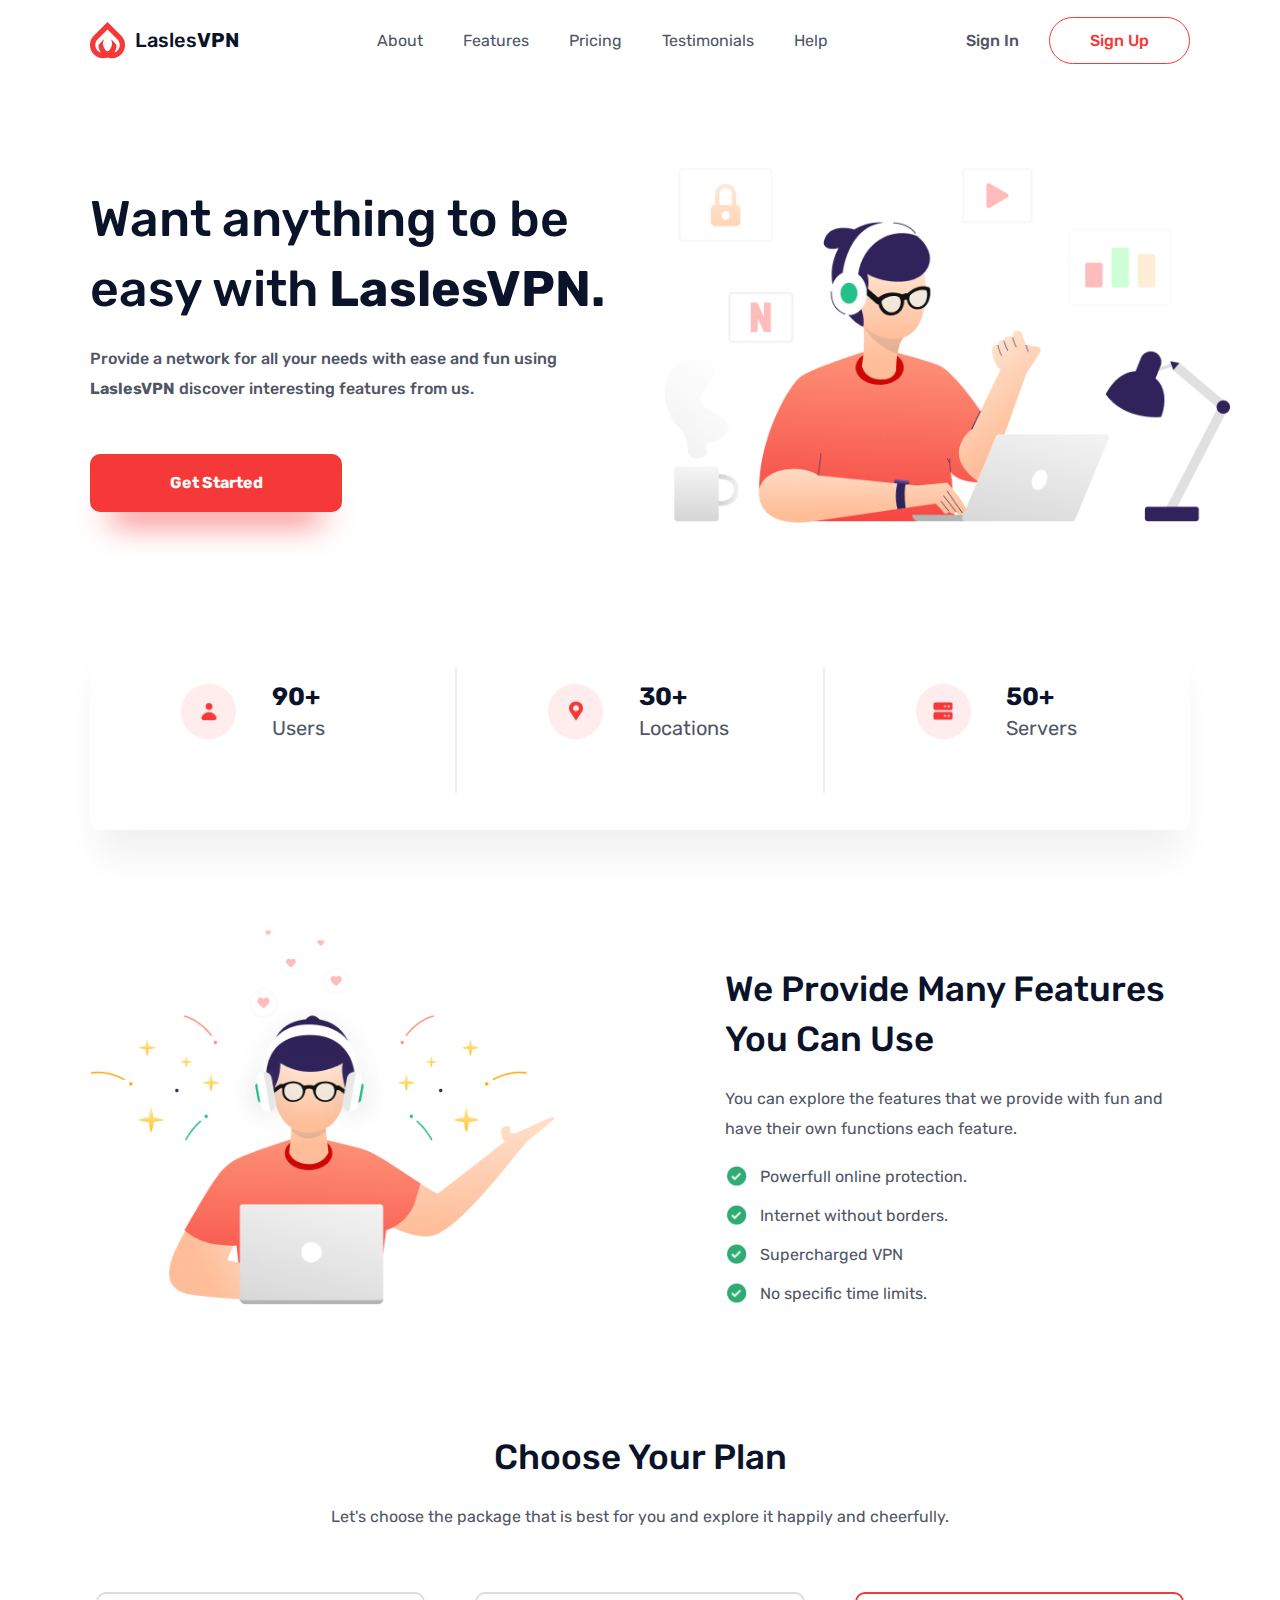
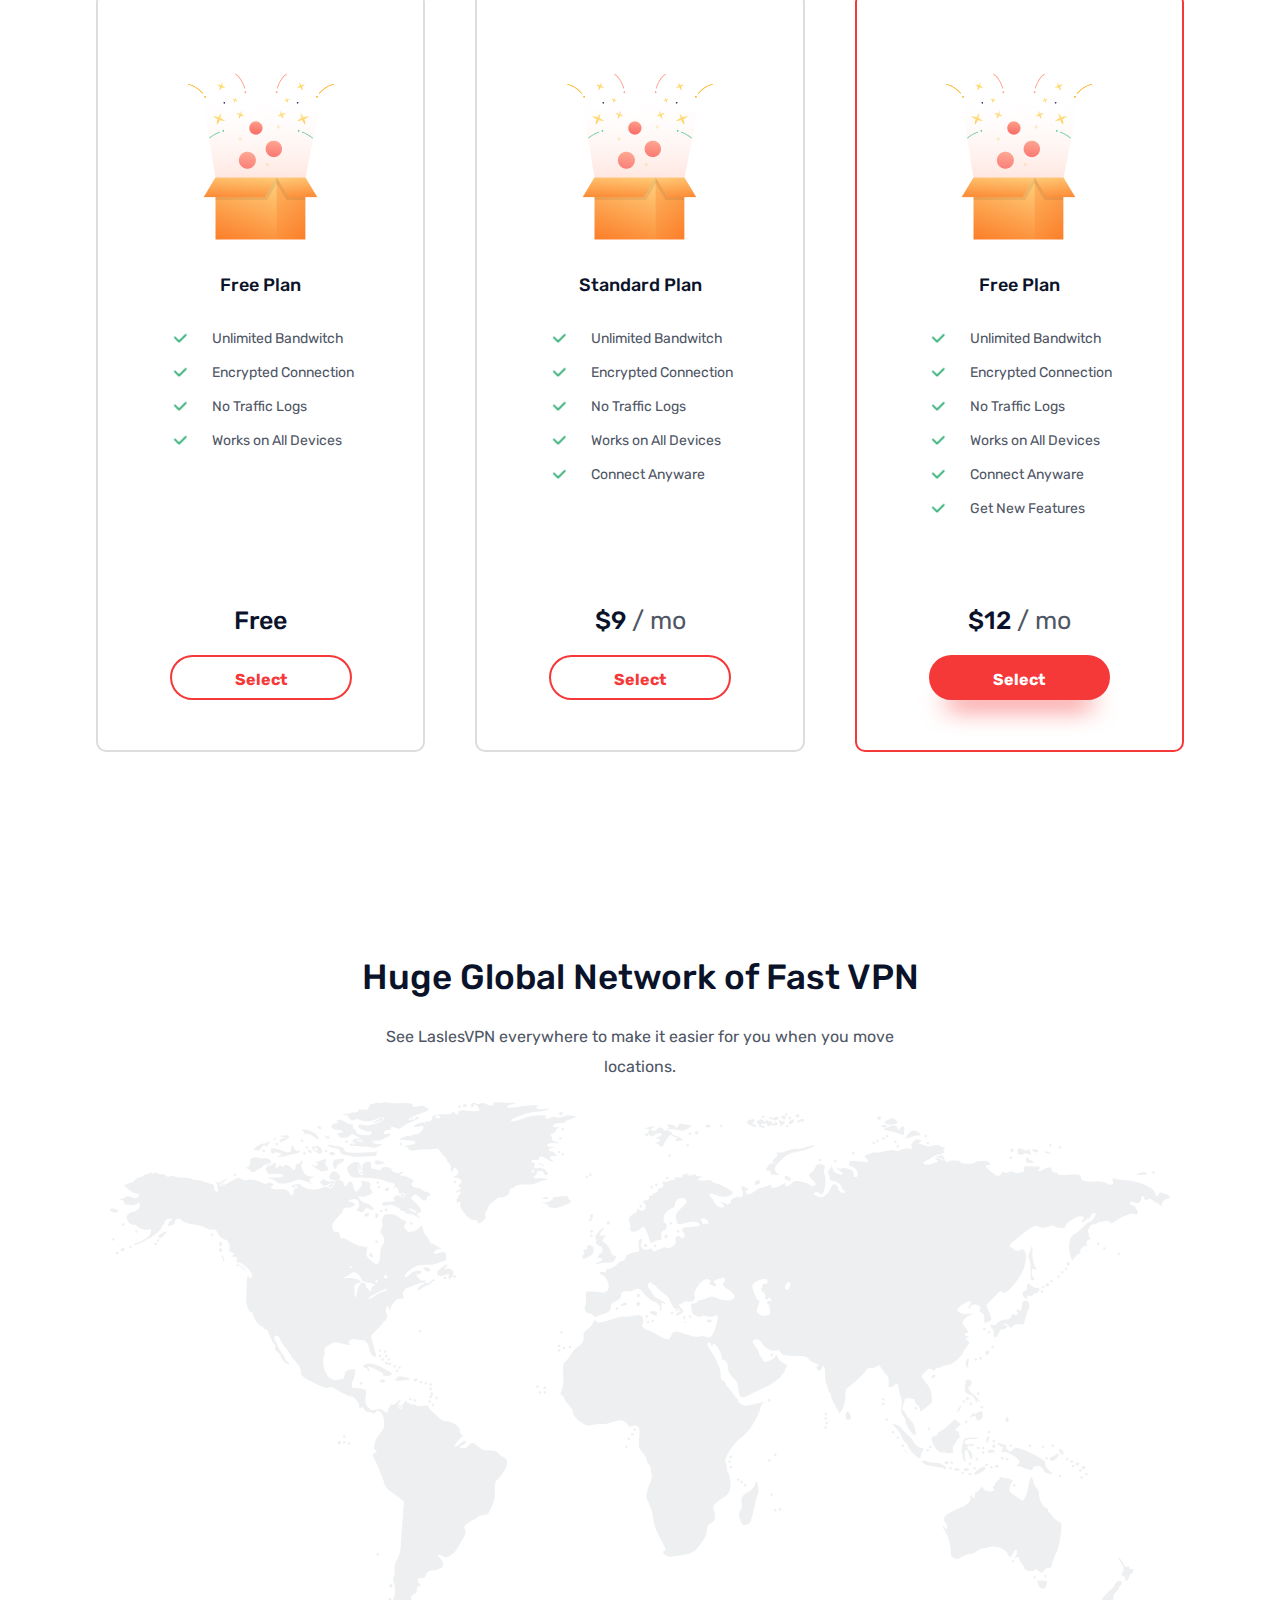
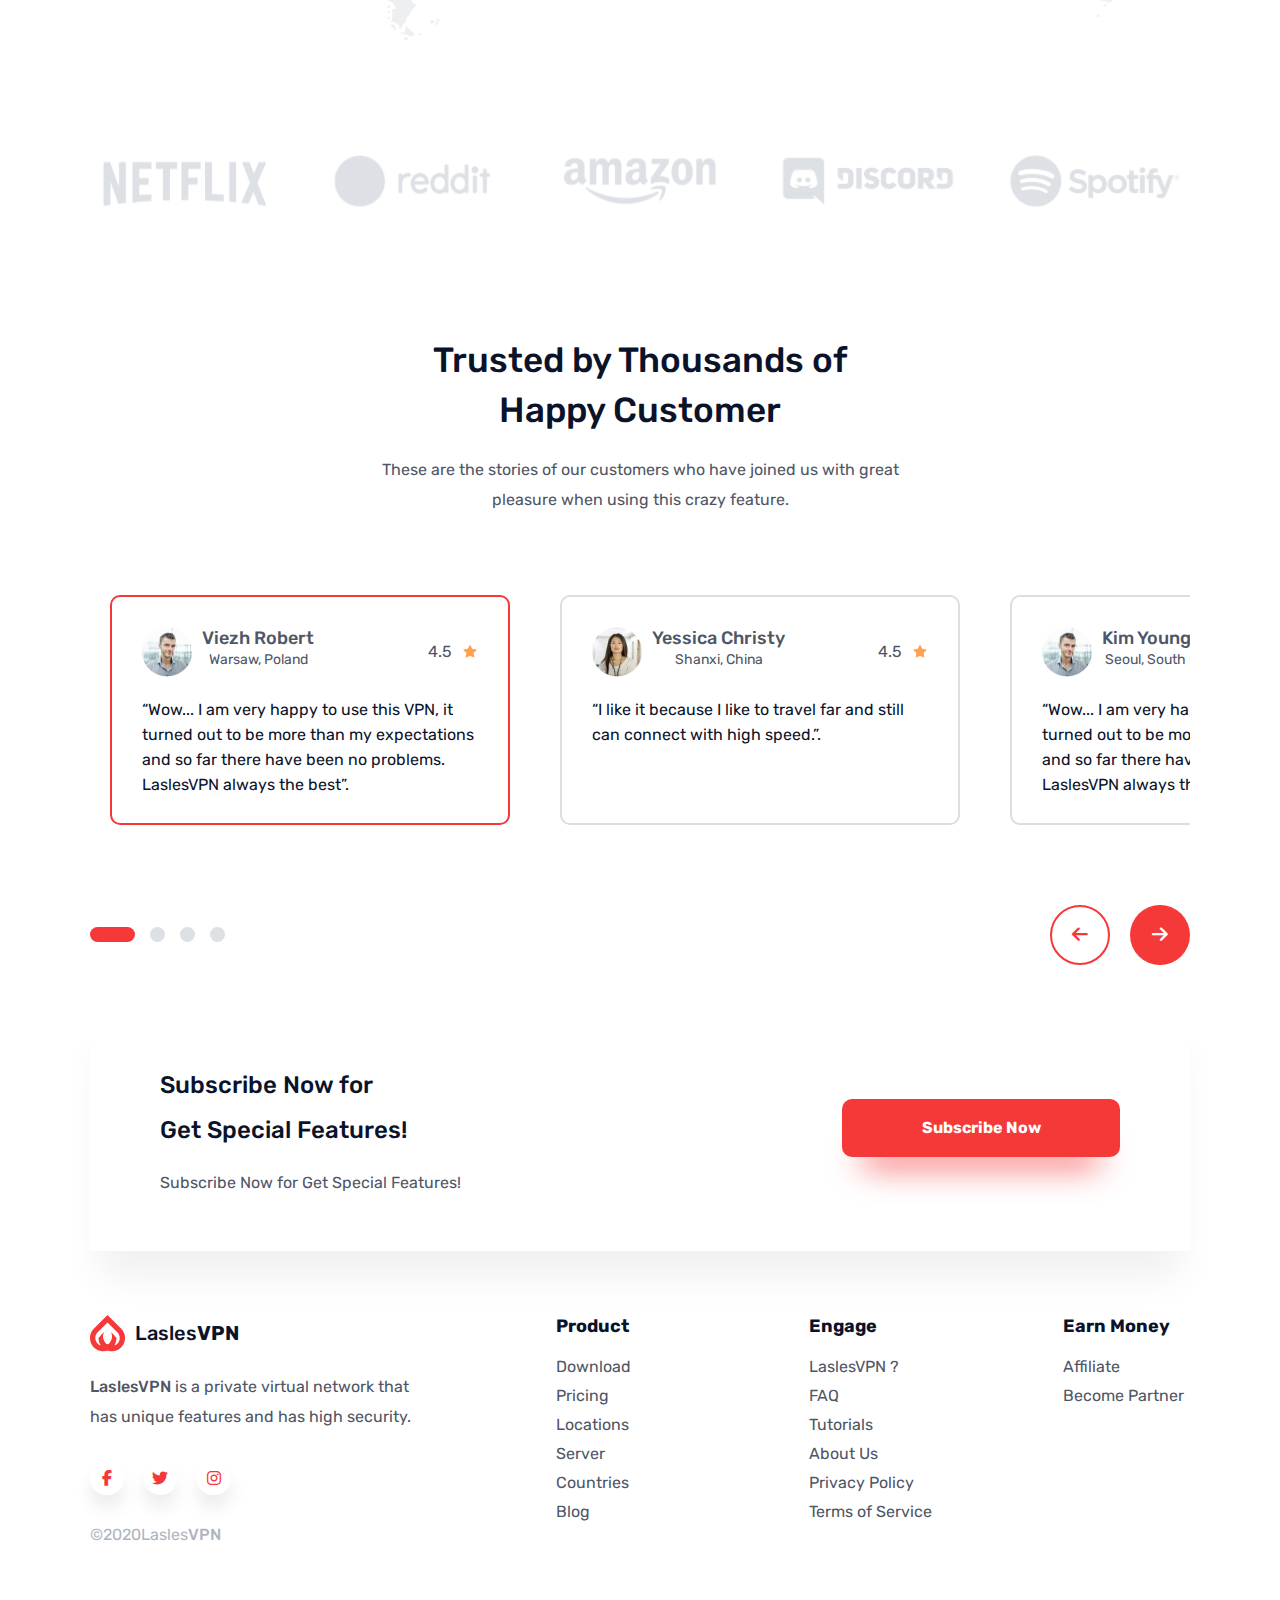
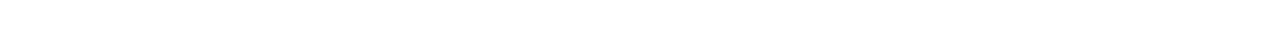
<file: index1.html>
<!DOCTYPE html>
<html lang="en">
  <head>
    <meta charset="UTF-8" />
    <meta name="author" content="Abdelrahman Esmail" />
    <meta
      name="description"
      content="Huge Global Network of Fast VPN. See LaslesVPN everywhere to make it easier for you when you move locations. Locations Map."
    />
    <meta name="viewport" content="width=device-width, initial-scale=1.0" />
    <link rel="icon" href="images/Logo.png" type="image/x-icon" />
    <link rel="preconnect" href="https://fonts.googleapis.com" />
    <link rel="preconnect" href="https://fonts.gstatic.com" crossorigin />
    <link
      href="https://fonts.googleapis.com/css2?family=Rubik:ital,wght@0,300..900;1,300..900&display=swap"
      rel="stylesheet"
    />
    <link
      rel="stylesheet"
      href="https://cdnjs.cloudflare.com/ajax/libs/font-awesome/6.5.1/css/all.min.css"
    />
    <link rel="stylesheet" href="./style.css" />
    <title>LaslesVPN</title>
  </head>
  <body>
    <header class="header">
      <div class="container header-container">
        <div class="header__logo">
          <img
            class="header__logo--pic"
            src="images/Logo.png"
            alt="logo picture"
          />
          <span class="header__logo--name">
            Lasles<span class="header__logo--name-bold bold">VPN</span></span
          >
        </div>
        <input
          type="checkbox"
          id="hamburgar-checkbox"
          class="hamburgar-checkbox"
        />
        <label for="hamburgar-checkbox" class="hamburgar-menu">
          <span class="hamburgar-menu__bar"></span
          ><span class="hamburgar-menu__bar"></span
          ><span class="hamburgar-menu__bar"></span>
        </label>

        <ul class="header__links">
          <li><a href="#about" class="header__links--link">About</a></li>
          <li>
            <a href="#features" class="header__links--link">Features</a>
          </li>
          <li><a href="#pricing" class="header__links--link">Pricing</a></li>
          <li>
            <a href="#testimonials" class="header__links--link">Testimonials</a>
          </li>
          <li><a href="#help" class="header__links--link">Help</a></li>
        </ul>
      
        <div class="sign">
          <a class="sign__sign-in">Sign In</a>
          <a class="sign__sign-up">Sign Up</a>
        </div>
      </div>
    </header>
    <div class="container">
      <section class="about" id="about">
        <div class="aboutContent">
          <h1 class="aboutContent__heading">
            Want anything to be<br> easy with
            <span class="heading-bold bold">LaslesVPN.</span>
          </h1>
          <p class="aboutContent__description description">
            Provide a network for all your needs with ease and fun using
            <span class="bold">LaslesVPN</span>
            discover interesting features from us.
          </p>
          <a class="aboutContent__button button" href="#">Get Started</a>
        </div>
        <div class="about-img">
          <img
            class="about-img__pic"
            src="images/Illustration 1.jpg "
            alt="An illustration of the About Us section "
          />
        </div>
        <div class="about-stats">
          <div class="about-stats__column">
            <div class="about-stats__icons">
              <img
                class="about-stats__icons--icon"
                src="images/icons/user.png"
                alt="User icon"
              />
            </div>
            <div class="about-stats__data">
              <span class="about-stats__number">90+</span>
              <span class="about-stats__name">Users</span>
            </div>
          </div>
          <div class="about-stats__column">
            <div class="about-stats__icons">
              <img
                class="about-stats__icons--icon"
                src="images/icons/location.png"
                alt="location icon"
              />
            </div>
            <div class="about-stats__data">
              <span class="about-stats__number">30+</span>
              <span class="about-stats__name">Locations </span>
            </div>
          </div>
          <div class="about-stats__column">
            <div class="about-stats__icons">
              <img
                class="about-stats__icons--icon"
                src="images/icons/server.png"
                alt="Server icon"
              />
            </div>
            <div class="about-stats__data">
              <span class="about-stats__number">50+</span>
              <span class="about-stats__name">Servers</span>
            </div>
          </div>
        </div>
      </section>

      <section id="features" class="features">
        <div class="features-img">
          <img
            class="features-img__pic"
            src="images/Illustration 2.jpg"
            alt="An illustration of the Features section"
          />
        </div>
        <div class="featuresContent">
          <h2 class="h2-heading">We Provide Many Features You Can Use</h2>
          <p class="featuresContent__description description">
            You can explore the features that we provide with fun and have their
            own functions each feature.
          </p>

          <ul class="featuresContent__features">
            <li class="featuresContent__feature">
              <img
                class="feature-icon"
                src="images/icons/Group 1120.png"
                alt="true icon"
              />
              <p class="feature-desc">Powerfull online protection.</p>
            </li>
            <li class="featuresContent__feature">
              <img
                class="feature-icon"
                src="images/icons/Group 1120.png"
                alt="true icon"
              />
              <p class="feature-desc">Internet without borders.</p>
            </li>
            <li class="featuresContent__feature">
              <img
                class="feature-icon"
                src="images/icons/Group 1120.png"
                alt="true icon"
              />
              <p class="feature-desc">Supercharged VPN</p>
            </li>
            <li class="featuresContent__feature">
              <img
                class="feature-icon"
                src="images/icons/Group 1120.png"
                alt="true icon"
              />
              <p class="feature-desc">No specific time limits.</p>
            </li>
          </ul>
        </div>
      </section>

      <section id="pricing" class="pricing">
        <h2 class="h2-heading">Choose Your Plan</h2>
        <p class="pricing__description description">
          Let's choose the package that is best for you and explore it happily
          and cheerfully.
        </p>
        <div class="pricing__plans">
          <input
            class="pricing__checkbox"
            type="radio"
            name="checking"
            value="free"
            id="free"
          />
          <label for="free" class="pricing__plan free">
            <img
              class="pricing__plan--pic"
              src="images/Free.jpg"
              alt="icon picture for plan"
            />
            <h3 class="pricing__plan--title">Free Plan</h3>
            <ul class="pricing__plan--features">
              <li class="pricing__plan--feature">
                <img
                  class="pricing-icon"
                  src="images/icons/true-ico-fff.png"
                  alt="true icon"
                />
                <p class="feature-desc">Unlimited Bandwitch</p>
              </li>
              <li class="pricing__plan--feature">
                <img
                  class="pricing-icon"
                  src="images/icons/true-ico-fff.png"
                  alt="true icon"
                />
                <p class="feature-desc">Encrypted Connection</p>
              </li>
              <li class="pricing__plan--feature">
                <img
                  class="pricing-icon"
                  src="images/icons/true-ico-fff.png"
                  alt="true icon"
                />
                <p class="feature-desc">No Traffic Logs</p>
              </li>
              <li class="pricing__plan--feature">
                <img
                  class="pricing-icon"
                  src="images/icons/true-ico-fff.png"
                  alt="true icon"
                />
                <p class="feature-desc">Works on All Devices</p>
              </li>
            </ul>

            <h4 class="pricing__price">Free</h4>
            <a class="pricing__button">Select</a>
          </label>
          <input
            class="pricing__checkbox"
            type="radio"
            name="checking"
            value="standard"
            id="standard"
          />
          <label for="standard" class="pricing__plan">
            <img
              class="pricing__plan--pic"
              src="images/Free.jpg"
              alt="icon picture for plan"
            />
            <h3 class="pricing__plan--title">Standard Plan</h3>
            <ul class="pricing__plan--features">
              <li class="pricing__plan--feature">
                <img
                  class="pricing-icon"
                  src="images/icons/true-ico-fff.png"
                  alt="true icon"
                />
                <p class="feature-desc">Unlimited Bandwitch</p>
              </li>
              <li class="pricing__plan--feature">
                <img
                  class="pricing-icon"
                  src="images/icons/true-ico-fff.png"
                  alt="true icon"
                />
                <p class="feature-desc">Encrypted Connection</p>
              </li>
              <li class="pricing__plan--feature">
                <img
                  class="pricing-icon"
                  src="images/icons/true-ico-fff.png"
                  alt="true icon"
                />
                <p class="feature-desc">No Traffic Logs</p>
              </li>
              <li class="pricing__plan--feature">
                <img
                  class="pricing-icon"
                  src="images/icons/true-ico-fff.png"
                  alt="true icon"
                />
                <p class="feature-desc">Works on All Devices</p>
              </li>
              <li class="pricing__plan--feature">
                <img
                  class="pricing-icon"
                  src="images/icons/true-ico-fff.png"
                  alt="true icon"
                />
                <p class="feature-desc">Connect Anyware</p>
              </li>
            </ul>

            <h4 class="pricing__price">
              $9<span class="regular--gray"> / mo</span>
            </h4>
            <a class="pricing__button">Select</a>
          </label>
          <input
            class="pricing__checkbox"
            type="radio"
            name="checking"
            value="premuim"
            id="premuim"
            checked
          />
          <label for="premuim" class="pricing__plan">
            <img
              class="pricing__plan--pic"
              src="images/Free.jpg"
              alt="icon picture for plan"
            />
            <h3 class="pricing__plan--title">Free Plan</h3>
            <ul class="pricing__plan--features">
              <li class="pricing__plan--feature">
                <img
                  class="pricing-icon"
                  src="images/icons/true-ico-fff.png"
                  alt="true icon"
                />
                <p class="feature-desc">Unlimited Bandwitch</p>
              </li>
              <li class="pricing__plan--feature">
                <img
                  class="pricing-icon"
                  src="images/icons/true-ico-fff.png"
                  alt="true icon"
                />
                <p class="feature-desc">Encrypted Connection</p>
              </li>
              <li class="pricing__plan--feature">
                <img
                  class="pricing-icon"
                  src="images/icons/true-ico-fff.png"
                  alt="true icon"
                />
                <p class="feature-desc">No Traffic Logs</p>
              </li>
              <li class="pricing__plan--feature">
                <img
                  class="pricing-icon"
                  src="images/icons/true-ico-fff.png"
                  alt="true icon"
                />
                <p class="feature-desc">Works on All Devices</p>
              </li>
              <li class="pricing__plan--feature">
                <img
                  class="pricing-icon"
                  src="images/icons/true-ico-fff.png"
                  alt="true icon"
                />
                <p class="feature-desc">Connect Anyware</p>
              </li>
              <li class="pricing__plan--feature">
                <img
                  class="pricing-icon"
                  src="images/icons/true-ico-fff.png"
                  alt="true icon"
                />
                <p class="feature-desc">Get New Features</p>
              </li>
            </ul>

            <h4 class="pricing__price">
              $12 <span class="regular--gray"> / mo</span>
            </h4>
            <a class="pricing__button">Select</a>
          </label>
        </div>
      </section>

      <section id="show" class="show">
        <h2 class="h2-heading">Huge Global Network of Fast VPN</h2>
        <p class="show__description description">
          See LaslesVPN everywhere to make it easier for you when you move
          <br />
          locations.
        </p>
        <div class="show-image">
          <img
            class="show-image__pic"
            src="images/Huge Global.svg"
            alt="Earth picture"
          />
        </div>
        <div class="show__down--bar">
          <div class="bar-icon">
            <img
              class="bar-icon__pic"
              src="images/Mask Group.svg"
              alt="Netflix Logo"
            />
          </div>
          <div class="bar-icon">
            <img
              class="bar-icon__pic"
              src="images/Mask Group-1.svg"
              alt="Reddit Logo"
            />
          </div>
          <div class="bar-icon">
            <img
              class="bar-icon__pic"
              src="images/Mask Group-2.svg"
              alt="Amazon Logo"
            />
          </div>
          <div class="bar-icon">
            <img
              class="bar-icon__pic"
              src="images/Mask Group-3.svg"
              alt="Discord Logo"
            />
          </div>
          <div class="bar-icon">
            <img
              class="bar-icon__pic"
              src="images/Mask Group-4.svg"
              alt="Spotify Logo"
            />
          </div>
        </div>
      </section>

      <section id="testimonials" class="testimonials">
        <h2 class="h2-heading">
          Trusted by Thousands of <br />
          Happy Customer
        </h2>
        <p class="show__description description">
          These are the stories of our customers who have joined us with great
          <br />
          pleasure when using this crazy feature.
        </p>
        <div class="tesimonals-slider">
          <div class="testimonials-container">
            <article class="testimonial checked">
              <div class="testimonial__header">
                <div class="testimonial__header--data">
                  <img
                    class="testimonial-image"
                    src="images/Ellipse 175.png"
                    alt="person picture"
                  />
                  <div class="testimonails-info">
                    <h3 class="testimonial-name">Viezh Robert</h3>
                    <span class="testimonial-location">Warsaw, Poland</span>
                  </div>
                </div>
                <div class="testimonial__header-rating">
                  <span class="rating">4.5</span>
                  <img
                    class="star"
                    src="images/ant-design_star-filled.svg"
                    alt="Star icon"
                  />
                </div>
              </div>
              <div class="testimonial-content">
                “Wow... I am very happy to use this VPN, it turned out to be
                more than my expectations and so far there have been no
                problems. LaslesVPN always the best”.
              </div>
            </article>
            <article class="testimonial">
              <div class="testimonial__header">
                <div class="testimonial__header--data">
                  <img
                    class="testimonial-image"
                    src="images/Ellipse 175 (1).png"
                    alt="person picture"
                  />
                  <div class="testimonails-info">
                    <h3 class="testimonial-name">Yessica Christy</h3>
                    <span class="testimonial-location">Shanxi, China</span>
                  </div>
                </div>
                <div class="testimonial__header-rating">
                  <span class="rating">4.5</span>
                  <img
                    class="star"
                    src="images/ant-design_star-filled.svg"
                    alt="Star icon"
                  />
                </div>
              </div>
              <div class="testimonial-content">
                “I like it because I like to travel far and still can connect
                with high speed.”.
              </div>
            </article>
            <article class="testimonial">
              <div class="testimonial__header">
                <div class="testimonial__header--data">
                  <img
                    class="testimonial-image"
                    src="images/Ellipse 175.png"
                    alt="person picture"
                  />
                  <div class="testimonails-info">
                    <h3 class="testimonial-name">Kim Young Jou</h3>
                    <span class="testimonial-location">Seoul, South Korea</span>
                  </div>
                </div>
                <div class="testimonial__header-rating">
                  <span class="rating">4.5</span>
                  <img
                    class="star"
                    src="images/ant-design_star-filled.svg"
                    alt="Star icon"
                  />
                </div>
              </div>
              <div class="testimonial-content">
                “Wow... I am very happy to use this VPN, it turned out to be
                more than my expectations and so far there have been no
                problems. LaslesVPN always the best”.
              </div>
            </article>
          </div>
        </div>
        <div class="testimonials__controls">
          <div class="testimonials__indicators">
            <span class="testimonials__indicators-pointer"></span>
            <span
              class="testimonials__indicator testimonials__indicator--active"
            ></span>
            <span
              class="testimonials__indicator testimonials__indicator--active"
            ></span>
            <span class="testimonials__indicator"></span>
            <span class="testimonials__indicator"></span>
            <span class="testimonials__indicator"></span>
          </div>
          <div class="testimonials__nav">
            <div class="testimonial__nav testimonial__nav-arrow--left">
              <i class="fa-solid fa-arrow-left arrow-icon"></i>
            </div>
            <div class="testimonial__nav testimonial__nav-arrow--right">
              <i class="fa-solid fa-arrow-right arrow-icon"></i>
            </div>
          </div>
        </div>
        <div class="subscribing">
          <div class="subscribingContent">
            <h2 class="subscribingContent__heading">
              Subscribe Now for <br />
              Get Special Features!
            </h2>
            <p class="subscribingContent__description">
              Subscribe Now for Get Special Features!
            </p>
          </div>
          <a class="subscribing__button button">Subscribe Now</a>
        </div>
      </section>

      <footer class="footer" id="help">
        <div class="footer__about">
          <div class="footer__logo">
            <img
              class="footer__logo--pic"
              src="images/Logo.png"
              alt="logo picture"
            />
            <span class="footer__logo--name">
              Lasles<span class="footer__logo--name-bold bold">VPN</span></span
            >
          </div>
          <p class="footer__description">
            <span class="semi-bold">LaslesVPN</span> is a private virtual
            network that has unique features and has high security.
          </p>
          <div class="footer__icons">
            <div class="footer__icon">
              <i class="fa-brands fa-facebook-f"></i>
            </div>
            <div class="footer__icon">
              <i class="fa-brands fa-twitter"></i>
            </div>
            <div class="footer__icon">
              <i class="fa-brands fa-instagram"></i>
            </div>
          </div>
          <p class="footer__copyRight">
            &copy;2020Lasles<span class="semi-bold">VPN</span>
          </p>
        </div>
        <div class="footer__services product">
          <h2 class="footer__list-heading">Product</h2>
          <ul class="footer__links">
            <li><a class="footer__links--link">Download</a></li>
            <li><a class="footer__links--link">Pricing</a></li>
            <li><a class="footer__links--link">Locations</a></li>
            <li><a class="footer__links--link">Server</a></li>
            <li><a class="footer__links--link">Countries</a></li>
            <li><a class="footer__links--link">Blog </a></li>
          </ul>
        </div>
        <div class="footer__services engage">
          <h2 class="footer__list-heading">Engage</h2>
          <ul class="footer__links">
            <li><a class="footer__links--link">LaslesVPN ?</a></li>
            <li><a class="footer__links--link">FAQ</a></li>
            <li><a class="footer__links--link">Tutorials</a></li>
            <li><a class="footer__links--link">About Us</a></li>
            <li><a class="footer__links--link">Privacy Policy</a></li>
            <li><a class="footer__links--link">Terms of Service </a></li>
          </ul>
        </div>
        <div class="footer__services earnMoney">
          <h2 class="footer__list-heading">Earn Money</h2>
          <ul class="footer__links">
            <li><a class="footer__links--link">Affiliate</a></li>
            <li><a class="footer__links--link">Become Partner</a></li>
          </ul>
        </div>
      </footer>
    </div>
  </body>
</html>
</file>
<file: style.css>
:root {
  --color-mainColor: #f53838;
  --color-secondColor: #4f5665;
  --color-dark-blue: #0b132a;
  --color-black: #000;
  --color-white: #fff;
  --font-size-14: 1.4rem;
  --font-size-16: 1.6rem;
  --font-size-18: 1.8rem;
  --font-size-20: 2rem;
  --font-size-25: 2.5rem;
  --font-size-30: 3rem;
  --font-size-35: 3.5rem;
  --font-size-50: 5rem;
  --linehieght-30: 3rem;
  --linehieght-45: 4.5rem;
  --linehieght-50: 5rem;
  --linehieght-70: 7rem;
  --font-weight-500: 500;
  --font-weight-bold: 700;
  --gap-default: 5rem;
  --padding-block: 1.3rem;
  --padding-10: 1rem;
  --padding-15: 1.5rem;
  --padding-20: 2rem;
  --padding-30: 3rem;
  --padding-50: 5rem;
  --padding-60: 6rem;
  --radius-50: 5rem;
  --radius-10: 1rem;
  --animation-timing: 0.3s;
  --width-desktop: 114rem;
}

* {
  margin: 0;
  padding: 0;
  box-sizing: border-box;
}

*,
*::before,
*::after {
  box-sizing: border-box;
}

a {
  color: inherit;
  display: inline-block;
  text-decoration: none;
  cursor: pointer;
}

button {
  background-color: transparent;
  border: none;
  cursor: pointer;
  border: 0;
}

ul,
ol {
  list-style: none;
}

html {
  font-size: 62.5%;
  scroll-behavior: smooth;
  scroll-padding-top: 10rem;
}
@media (max-width: 991px) {
  html {
    font-size: 55%;
  }
}

body {
  font-family: "Rubik", sans-serif;
  font-size: var(--font-size-16);
  color: var(--color-secondColor);
  background-color: var(--color-white);
  overflow-x: hidden;
}

@media (min-width: 576px) {
  .container {
    width: 100%;
  }
}
@media (min-width: 768px) {
  .container {
    width: 720px;
  }
}
@media (min-width: 992px) {
  .container {
    width: 960px;
  }
}
@media (min-width: 1200px) {
  .container {
    width: 1140px;
  }
}
@media (min-width: 1400px) {
  .container {
    width: 1320px;
  }
}
.container {
  padding: 0 2rem;
  margin: 0 auto;
}

.h2-heading {
  font-size: var(--font-size-35);
  font-weight: var(--font-weight-500);
  color: var(--color-dark-blue);
  line-height: var(--linehieght-50);
  margin-bottom: var(--padding-20);
}
@media (max-width: 991px) {
  .h2-heading {
    font-size: var(--font-size-25);
    line-height: var(--linehieght-30);
  }
}

.description {
  line-height: var(--linehieght-30);
  margin-bottom: var(--padding-20);
}

.button {
  background-color: var(--color-mainColor);
  padding: 1.75rem 7.75rem;
  font-weight: var(--font-weight-bold);
  border-radius: var(--radius-10);
  color: var(--color-white);
  position: relative;
  box-shadow: 0px 29px 33px -21px rgba(245, 56, 56, 0.98);
  border: 0.2rem solid transparent;
  transition: var(--animation-timing);
}
.button:hover {
  background-color: white;
  border: 0.2rem solid var(--color-mainColor);
  color: var(--color-mainColor);
}

.bold {
  font-weight: var(--font-weight-bold);
}

.semi-bold {
  font-weight: 500;
}

.regular--gray {
  color: var(--color-secondColor);
  font-weight: 400;
}

.header {
  width: 100%;
  height: 100%;
  background-color: var(--color-white);
  position: sticky;
  top: 0;
  z-index: 1000;
}

.header-container {
  display: flex;
  justify-content: space-between;
  align-items: center;
  position: relative;
  height: 8rem;
}

.header__logo {
  display: flex;
  align-items: center;
  gap: 1rem;
}
.header__logo--name {
  font-size: var(--font-size-20);
  font-weight: var(--font-weight-500);
  color: var(--color-dark-blue);
}
@media (max-width: 767px) {
  .header__logo {
    gap: 0.5rem;
  }
  .header__logo--pic {
    width: 2.5rem;
    height: 2.5rem;
    gap: 0.5rem;
  }
  .header__logo--name {
    font-size: var(--font-size-14);
  }
}

.hamburgar-menu {
  width: 3rem;
  display: flex;
  flex-wrap: wrap;
  flex-direction: row-reverse;
  gap: 1rem;
  cursor: pointer;
  order: 1;
  display: none;
}
.hamburgar-menu__bar {
  flex-basis: 100%;
  height: 0.1rem;
  background-color: var(--color-dark-blue);
  transition: var(--animation-timing);
}
.hamburgar-checkbox:checked + .hamburgar-menu .hamburgar-menu__bar:first-child {
  transform: translateY(10px) rotate(40deg);
}
.hamburgar-checkbox:checked + .hamburgar-menu .hamburgar-menu__bar:nth-child(2) {
  opacity: 0;
}
.hamburgar-checkbox:checked + .hamburgar-menu .hamburgar-menu__bar:last-child {
  transform: translateY(-10px) rotate(-40deg);
}
.hamburgar-menu:hover .hamburgar-menu__bar, .hamburgar-menu:active .hamburgar-menu__bar {
  background-color: var(--color-mainColor);
}
@media (max-width: 767px) {
  .hamburgar-menu {
    display: flex;
  }
}

.hamburgar-checkbox {
  display: none;
}

.hamburgar-checkbox:checked ~ .header__links {
  opacity: 1;
  visibility: visible;
}

.header__links {
  display: flex;
  align-items: center;
  background-color: var(--color-white);
  gap: 4rem;
  transition: var(--animation-timing);
}
.header__links--link {
  transition: var(--animation-timing);
}
.header__links--link:hover {
  color: var(--color-mainColor);
}
@media (max-width: 767px) {
  .header__links {
    flex-direction: column;
    gap: 0;
    position: absolute;
    top: 100%;
    left: 0;
    background-color: rgba(245, 56, 56, 0.79);
    color: var(--color-white);
    opacity: 0;
    width: 100%;
    visibility: hidden;
  }
  .header__links li {
    display: flex;
    align-items: center;
    justify-content: center;
    text-align: center;
    width: 100%;
    height: 4.4rem;
    border-bottom: 0.1rem solid var(--color-white);
    cursor: pointer;
  }
  .header__links li .header__links--link {
    width: 100%;
  }
  .header__links li:hover a {
    color: var(--color-secondColor);
    transform: translateX(-3rem);
    font-weight: var(--font-weight-bold);
  }
  .header__links--link:not(:last-child) {
    border-bottom: 0.1rem solid var(--color-white);
  }
}
@media (min-width: 768px) and (max-width: 992px) {
  .header__links {
    gap: 1rem;
  }
}

.theme {
  width: 3rem;
  height: 3rem;
  border-radius: 50%;
  display: flex;
  align-items: center;
  justify-content: center;
  cursor: pointer;
}
@media (max-width: 767px) {
  .theme {
    width: 2.5rem;
    height: 2.5rem;
    margin-left: 1rem;
  }
}
.theme__checkbox {
  position: absolute;
  visibility: hidden;
}
.theme__moon {
  transition: 1s;
  transform: scale(0);
  color: var(--color-mainColor);
}
.theme__checkbox:checked ~ .theme__moon {
  transform: scale(1) rotate(360deg);
}
.theme__sun {
  color: var(--color-dark-blue);
  position: absolute;
  transition: 1s;
}
.theme__checkbox:checked ~ .theme__sun {
  transform: scale(0) rotate(360deg);
}
.theme__toggle {
  position: absolute;
  display: block;
  width: 3rem;
  height: 3rem;
  border-radius: 50%;
  background-color: rgb(235, 243, 251);
  transition: 1s;
  z-index: -1;
}
.theme__checkbox:checked ~ .theme__toggle {
  background-color: #041033;
  box-shadow: inset 0px 0px 4px 0px rgba(245, 56, 56, 0.5411764706);
}

.sign {
  display: flex;
  align-items: center;
  gap: 3rem;
}
@media (max-width: 767px) {
  .sign {
    margin-right: 1rem;
    margin-left: auto;
    gap: 1rem;
    font-size: var(--font-size-14);
  }
}
.sign__sign-in {
  font-weight: var(--font-weight-500);
  color: var(--color-secondColor);
  transition: var(--animation-timing);
}
.sign__sign-in:hover {
  color: var(--color-mainColor);
}
.sign__sign-up {
  background-color: var(--color-white);
  color: var(--color-mainColor);
  font-weight: var(--font-weight-500);
  padding: var(--padding-block) 4rem;
  border: 0.1rem solid var(--color-mainColor);
  border-radius: var(--radius-50);
  transition: background-color var(--animation-timing), color var(--animation-timing);
}
.sign__sign-up:hover {
  background-color: var(--color-mainColor);
  color: var(--color-white);
}
@media (max-width: 991px) {
  .sign__sign-up {
    padding: 0.7rem 2rem;
  }
}

.about {
  display: grid;
  grid-template-columns: repeat(2, 1fr);
  align-items: center;
  gap: 10.3rem 4.76rem;
  margin-top: 8.849rem;
}
@media (max-width: 991px) {
  .about {
    margin-top: 5rem;
    gap: 8rem 2.36rem;
  }
}
@media (max-width: 767px) {
  .about {
    grid-template-columns: 1fr;
    gap: 4rem;
  }
}

.aboutContent__heading {
  font-weight: var(--font-weight-500);
  font-size: var(--font-size-50);
  color: var(--color-dark-blue);
  line-height: var(--linehieght-70);
}
@media (max-width: 991px) {
  .aboutContent__heading {
    font-size: var(--font-size-30);
    line-height: var(--linehieght-45);
  }
}
.aboutContent .heading--bold {
  font-weight: var(--font-weight-bold);
}
.aboutContent__description {
  font-weight: var(--font-weight-500);
  margin: 2rem 0 5rem;
}
.aboutContent__button {
  background-color: var(--color-mainColor);
  padding: 1.75rem 7.75rem;
  font-weight: var(--font-weight-bold);
  border-radius: var(--radius-10);
  color: var(--color-white);
  position: relative;
  box-shadow: 0px 29px 33px -21px rgba(245, 56, 56, 0.98);
}
@media (max-width: 767px) {
  .aboutContent__button {
    width: 100%;
    text-align: center;
  }
}

.about-img {
  margin-right: -4rem;
}
.about-img__pic {
  max-width: 100%;
}
@media (min-width: 768px) and (max-width: 992px) {
  .about-img {
    margin-right: -1rem;
  }
}
@media (max-width: 767px) {
  .about-img {
    order: -1;
    margin-right: 0;
  }
}

.about-stats {
  grid-column: 1/-1;
  display: flex;
  justify-content: space-between;
  max-width: var(--width-desktop);
  padding: 3.721rem 0;
  border-radius: var(--radius-10);
  height: 20rem;
  background-color: var(--color-white);
  box-shadow: 0px 36px 36px -9px hsla(232.5, 48%, 9.8%, 0.06);
}
@media (min-width: 768px) and (max-width: 991px) {
  .about-stats {
    padding: 0;
    height: auto;
    flex-wrap: wrap;
    box-shadow: none;
    gap: 1rem;
  }
}
@media (max-width: 767px) {
  .about-stats {
    margin-top: 3rem;
    height: auto;
    flex-direction: column;
    box-shadow: 0px 0px 20px 2px hsla(232.5, 48%, 9.8%, 0.1);
  }
}
.about-stats__column {
  display: flex;
  align-items: center;
  gap: 3.55rem;
  padding: 3.529rem 9.05rem 7.25rem 9.1rem;
  flex: 1;
}
.about-stats__column:not(:nth-child(3)) {
  border-right: 2px solid #eeeff2;
}
@media (min-width: 992px) and (max-width: 1199px) {
  .about-stats__column {
    padding-left: 4rem;
  }
}
@media (min-width: 768px) and (max-width: 991px) {
  .about-stats__column:not(:last-child) {
    border: none;
  }
  .about-stats__column:last-child {
    justify-content: center;
  }
  .about-stats__column {
    box-shadow: 0px -1px 20px rgba(0, 0, 0, 0.08);
  }
}
@media (max-width: 767px) {
  .about-stats__column {
    padding: 5rem 2rem;
    margin: 2rem auto 0;
    width: 200px;
    border-right: none !important;
  }
}
.about-stats__icons {
  padding: 1.55rem;
  width: 5.5rem;
  height: 5.5rem;
  background-color: #ffecec;
  border-radius: calc(var(--radius-50) + 2rem);
}
.about-stats__icons--icon {
  width: 2.4rem;
  height: 2.4rem;
}
.about-stats__data {
  display: flex;
  flex-direction: column;
  justify-content: center;
  gap: 0.5rem;
}
.about-stats__number {
  font-weight: var(--font-weight-bold);
  font-size: var(--font-size-25);
  color: var(--color-dark-blue);
}
.about-stats__name {
  font-size: var(--font-size-20);
}

.features {
  display: grid;
  grid-template-columns: repeat(2, 1fr);
  align-items: end;
  column-gap: 16.948rem;
  margin-top: 9.583rem;
  margin-bottom: 12.673rem;
}
@media (min-width: 768px) and (max-width: 991px) {
  .features {
    column-gap: 6rem;
  }
}
@media (max-width: 767px) {
  .features {
    grid-template-columns: 1fr;
  }
}
.features-img {
  display: flex;
  justify-content: center;
}
@media (max-width: 767px) {
  .features-img {
    margin-bottom: 4rem;
  }
}
.features-img__pic {
  max-width: 100%;
}
.features .featuresContent__description {
  line-height: var(--linehieght-30);
}
.features .featuresContent__features {
  display: flex;
  flex-direction: column;
}
.features .featuresContent__feature {
  display: flex;
  align-items: center;
  gap: 1.08rem;
}
.features .featuresContent__feature .feature-icon {
  width: 2.4rem;
}
.features .featuresContent__feature:not(:last-child) {
  padding-bottom: var(--padding-15);
}

.pricing {
  text-align: center;
  margin-bottom: 20rem;
}
@media (min-width: 768px) and (max-width: 991px) {
  .pricing {
    margin-bottom: 10rem;
  }
}
.pricing__plans {
  display: flex;
  justify-content: center;
  gap: var(--padding-50);
  margin-top: var(--padding-60);
}
@media (min-width: 768px) and (max-width: 1150px) {
  .pricing__plans {
    flex-wrap: wrap;
  }
}
@media (max-width: 767px) {
  .pricing__plans {
    flex-wrap: wrap;
  }
}
.pricing__plan {
  max-width: 33.3rem;
  max-height: 76rem;
  border: 2px solid #dddddd;
  padding: 7.963rem 6.973rem 5rem;
  border-radius: var(--radius-10);
}
.standard .pricing__plan--features {
  height: 19rem;
  margin-bottom: 9rem;
}
.premuim .pricing__plan--features {
  height: 23rem;
  margin-bottom: 5rem;
}
.pricing__plan--pic {
  max-width: 100%;
}
.pricing__plan--title {
  font-size: var(--font-size-18);
  font-weight: var(--font-weight-500);
  color: var(--color-dark-blue);
  margin: var(--padding-30) 0;
}
.pricing__plan--features {
  margin-bottom: 13rem;
  height: 15rem;
}
.pricing__plan--feature {
  display: flex;
  align-items: center;
  gap: 2rem;
  margin-bottom: var(--padding-10);
}
.pricing__plan--feature .pricing-icon {
  width: 2.4rem;
}
.pricing__plan--feature .feature-desc {
  text-wrap: nowrap;
  font-size: var(--font-size-14);
}
.pricing__price {
  font-size: var(--font-size-25);
  font-weight: var(--font-weight-500);
  color: var(--color-dark-blue);
  margin-bottom: var(--padding-20);
}
@media (max-width: 991px) {
  .pricing__price {
    font-size: var(--font-size-20);
  }
}
.pricing__button {
  font-weight: var(--font-weight-bold);
  color: var(--color-mainColor);
  height: 4.5rem;
  background-color: var(--color-white);
  border: 2px solid var(--color-mainColor);
  border-radius: var(--radius-50);
  padding: var(--padding-block) 6.294rem;
  transition: color var(--animation-timing);
  transition: background-color var(--animation-timing);
}
.pricing__checkbox {
  display: none;
}
.pricing__checkbox:checked + .pricing__plan {
  border: 2px solid var(--color-mainColor);
}
.pricing__checkbox:checked + label .pricing__button {
  background-color: var(--color-mainColor);
  color: var(--color-white);
  box-shadow: rgb(245, 56, 56) 0px 23px 26px -17px;
}

.show {
  text-align: center;
}
.show-image {
  display: flex;
  align-items: center;
  justify-content: center;
}
.show-image__pic {
  max-width: 100%;
}
.show__down--bar {
  display: flex;
  align-items: center;
  height: 20.832rem;
  justify-content: space-between;
  margin-top: 3.581rem;
  margin-bottom: var(--padding-50);
}
@media (max-width: 991px) {
  .show__down--bar {
    height: auto;
    flex-wrap: wrap;
    justify-content: center;
    gap: 4rem 2rem;
  }
}
.show .bar-icon {
  width: 19rem;
  height: 6rem;
  display: flex;
  align-items: center;
  justify-content: center;
}
@media (max-width: 767px) {
  .show .bar-icon {
    width: 12rem;
    height: 6rem;
  }
}
@media (max-width: 767px) {
  .show .bar-icon img {
    max-width: 100%;
  }
}

.testimonials {
  text-align: center;
}
.testimonials-container {
  display: flex;
  gap: 5rem;
  max-width: 114rem;
  margin: 0 auto;
  margin-top: var(--padding-60);
  overflow-x: auto;
  padding: 2rem;
  scroll-snap-type: x mandatory;
  scroll-behavior: smooth;
}
.testimonials-container .checked {
  border-color: var(--color-mainColor);
}

.testimonial {
  display: flex;
  flex-direction: column;
  gap: 2rem;
  padding: var(--padding-30);
  height: 23rem;
  border: 2px solid #dddddd;
  border-radius: var(--radius-10);
  width: 40rem;
  flex-shrink: 0;
}
.testimonial-image {
  width: 5rem;
  height: 5rem;
}
.testimonial-name {
  font-size: var(--font-size-18);
  font-weight: var(--font-weight-500);
  column-rule-color: var(--color-dark-blue);
  text-wrap: nowrap;
}
.testimonial-location {
  font-size: var(--font-size-14);
}
.testimonial__header {
  display: flex;
  align-items: center;
  justify-content: space-between;
}
.testimonial__header--data {
  display: flex;
  gap: 1rem;
}
.testimonial__header-rating {
  display: flex;
  align-items: center;
  gap: 1rem;
}
.testimonial-content {
  text-align: start;
  line-height: 2.5rem;
  color: var(--color-dark-blue);
}

.testimonials__controls {
  display: flex;
  align-items: center;
  justify-content: space-between;
  margin-top: var(--padding-60);
}
.testimonials__controls .testimonials__indicators {
  display: flex;
  gap: 1.5rem;
  position: relative;
}
.testimonials__controls .testimonials__indicators-pointer {
  position: absolute;
  width: 3rem;
  height: 100%;
  left: 0.75rem;
  background-color: var(--color-mainColor);
  z-index: 5;
}
.testimonials__controls .testimonials__indicator {
  width: 1.5rem;
  height: 1.5rem;
  border-radius: 50%;
  background-color: #dde0e4;
}
.testimonials__controls .testimonials__indicator--active {
  background-color: var(--color-mainColor);
}
.testimonials__controls .testimonials__nav {
  display: flex;
  align-items: center;
  gap: 2rem;
}
.testimonials__controls .testimonial__nav {
  display: flex;
  align-items: center;
  justify-content: center;
  width: 6rem;
  height: 6rem;
  border-radius: 50%;
  cursor: pointer;
  color: var(--color-white);
  transition: var(--animation-timing);
}
.testimonials__controls .testimonial__nav-arrow--left {
  border: 2px solid var(--color-mainColor);
  color: var(--color-mainColor);
}
.testimonials__controls .testimonial__nav-arrow--left:hover {
  background-color: var(--color-mainColor);
  color: var(--color-white);
}
.testimonials__controls .testimonial__nav-arrow--right {
  background-color: var(--color-mainColor);
  border: 2px solid transparent;
}
.testimonials__controls .arrow-icon {
  font-size: var(--font-size-18);
}

.subscribing {
  display: flex;
  align-items: center;
  justify-content: space-between;
  padding: 5.85rem 7rem;
  text-align: start;
  background-color: var(--color-white);
  box-shadow: 0px 36px 36px -9px hsla(232.5, 48%, 9.8%, 0.06);
  margin-top: 4rem;
  margin-bottom: 6.36rem;
}
@media (max-width: 991px) {
  .subscribing {
    padding: 4rem 2rem;
    margin-top: 2rem;
    box-shadow: 0px 0px 20px 6px hsla(232.5, 48%, 9.8%, 0.06);
  }
}
@media (max-width: 768px) {
  .subscribing {
    margin-top: 5rem;
    flex-direction: column;
    gap: 5rem;
    text-align: center;
  }
}
.subscribing .subscribingContent__heading {
  color: var(--color-dark-blue);
  font-weight: var(--font-weight-500);
  margin-bottom: var(--padding-20);
  line-height: var(--linehieght-45);
}
@media (max-width: 768px) {
  .subscribing .subscribingContent__heading {
    margin-bottom: 0;
  }
}

.footer {
  display: grid;
  grid-template-columns: repeat(4, 1fr);
  gap: 12.6rem;
  margin-bottom: 10rem;
}
@media (max-width: 991px) {
  .footer {
    grid-template-columns: repeat(2, 1fr);
    gap: 5rem 12rem;
  }
}
@media (max-width: 599px) {
  .footer {
    grid-template-columns: repeat(2, 1fr);
    gap: 5rem;
  }
}
.footer__about {
  width: 34rem;
}
@media (max-width: 599px) {
  .footer__about {
    width: 20rem;
  }
}
.footer .footer__logo {
  display: flex;
  align-items: center;
  gap: 1rem;
}
.footer .footer__logo--name {
  font-size: var(--font-size-20);
  font-weight: var(--font-weight-500);
  color: var(--color-dark-blue);
}
.footer__description {
  line-height: var(--linehieght-30);
  margin-top: var(--padding-20);
  margin-bottom: var(--padding-30);
}
.footer__icons {
  display: flex;
  align-items: center;
  gap: 2rem;
  margin-bottom: var(--padding-30);
}
.footer__icon {
  display: flex;
  align-items: center;
  justify-content: center;
  color: var(--color-mainColor);
  width: 3.36rem;
  height: 3.36rem;
  border-radius: 50%;
  box-shadow: 0 13px 18px 0 rgba(17, 19, 35, 0.08);
  cursor: pointer;
  transition: var(--animation-timing);
}
.footer__icon:hover {
  transform: scale(1.3);
}
.footer__copyRight {
  color: #afb5c0;
}
.footer__list-heading {
  color: var(--color-dark-blue);
  font-size: var(--font-size-18);
  font-weight: var(500);
}
.footer__links {
  margin-top: var(--padding-20);
  display: flex;
  flex-direction: column;
  gap: var(--padding-10);
}
.footer__links--link:hover {
  text-decoration: underline;
}

html:has(.theme__checkbox:checked) {
  --color-white: #03040a;
  --color-secondColor: #aeb2c3;
  --color-dark-blue: #f53838b1;
  --color-black: white;
}
html:has(.theme__checkbox:checked) .button {
  background-color: transparent;
  border: 0.1rem solid #f53838;
  color: #f53838;
}
html:has(.theme__checkbox:checked) .button:hover {
  border: 0.1rem solid var(--color-secondColor);
  color: var(--color-secondColor);
}
html:has(.theme__checkbox:checked) .testimonial-content {
  color: var(--color-secondColor);
}
html:has(.theme__checkbox:checked) .testimonial-name {
  color: var(--color-dark-blue);
}
html:has(.theme__checkbox:checked) .subscribing,
html:has(.theme__checkbox:checked) .about-stats {
  box-shadow: 0px 0px 20px 6px hsla(0, 0%, 100%, 0.05);
}
@media (min-width: 768px) and (max-width: 992px) {
  html:has(.theme__checkbox:checked) .about-stats {
    box-shadow: none;
  }
  html:has(.theme__checkbox:checked) .about-stats__column {
    box-shadow: 0px 0px 20px 6px hsla(0, 0%, 100%, 0.05);
  }
}
html:has(.theme__checkbox:checked) .footer__icon {
  background-color: var(--color-secondColor);
}/*# sourceMappingURL=style.css.map */
</file>
